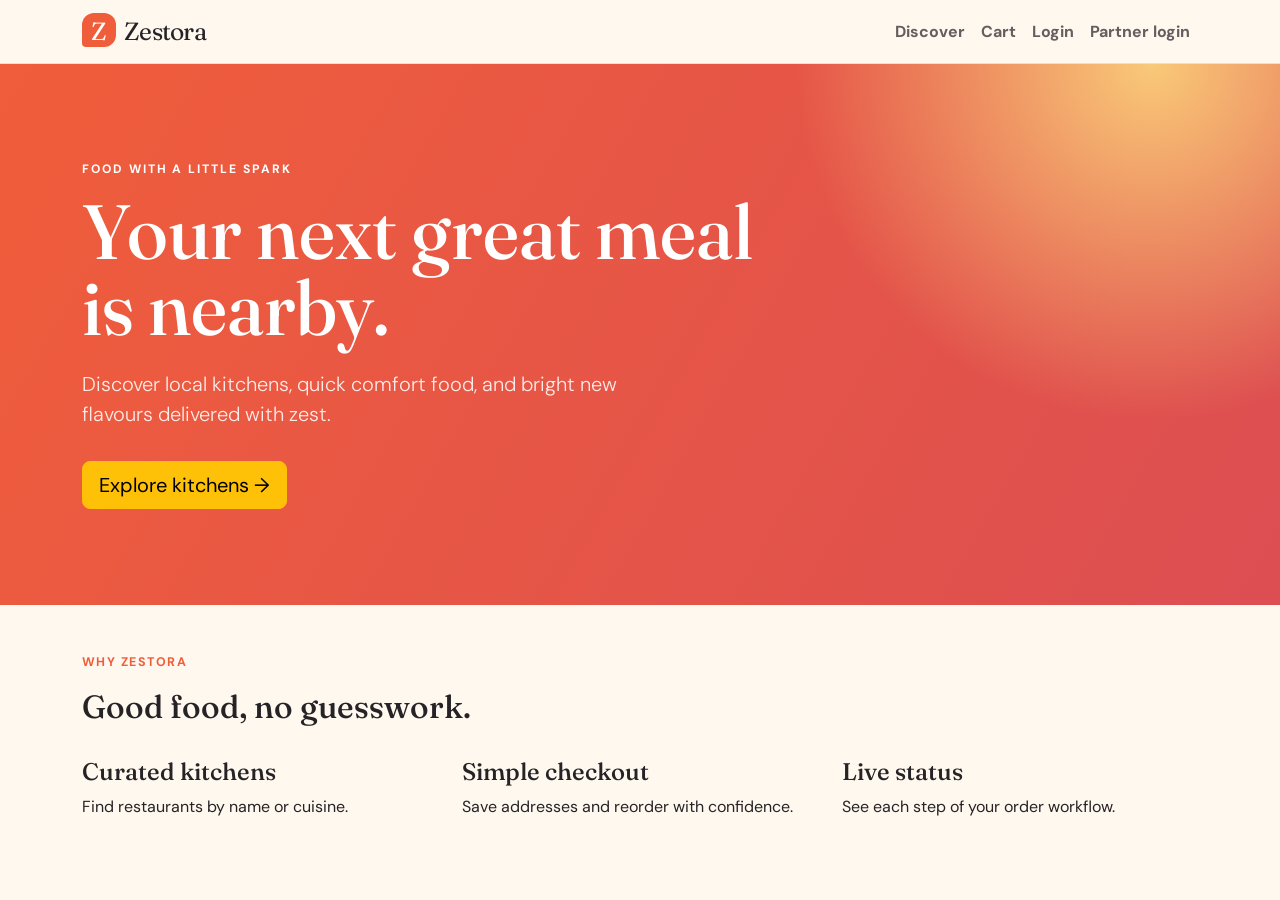
<file: frontend/index.html>
<!doctype html><html lang="en"><head><meta charset="utf-8"><meta name="viewport" content="width=device-width,initial-scale=1"><title>Zestora | Food with a little spark</title><link href="https://cdn.jsdelivr.net/npm/bootstrap@5.3.3/dist/css/bootstrap.min.css" rel="stylesheet"><link href="css/style.css" rel="stylesheet"></head><body><div id="nav"></div><main class="hero py-5"><div class="container py-5"><p class="eyebrow text-white">Food with a little spark</p><h1>Your next great meal is nearby.</h1><p class="lead mt-4">Discover local kitchens, quick comfort food, and bright new flavours delivered with zest.</p><a class="btn btn-warning btn-lg mt-3" href="restaurants.html">Explore kitchens →</a></div></main><section class="container py-5"><p class="section-kicker">Why Zestora</p><h2>Good food, no guesswork.</h2><div class="row g-4 mt-2"><div class="col-md-4"><h4>Curated kitchens</h4><p>Find restaurants by name or cuisine.</p></div><div class="col-md-4"><h4>Simple checkout</h4><p>Save addresses and reorder with confidence.</p></div><div class="col-md-4"><h4>Live status</h4><p>See each step of your order workflow.</p></div></div></section><script src="js/app.js"></script></body></html>
</file>
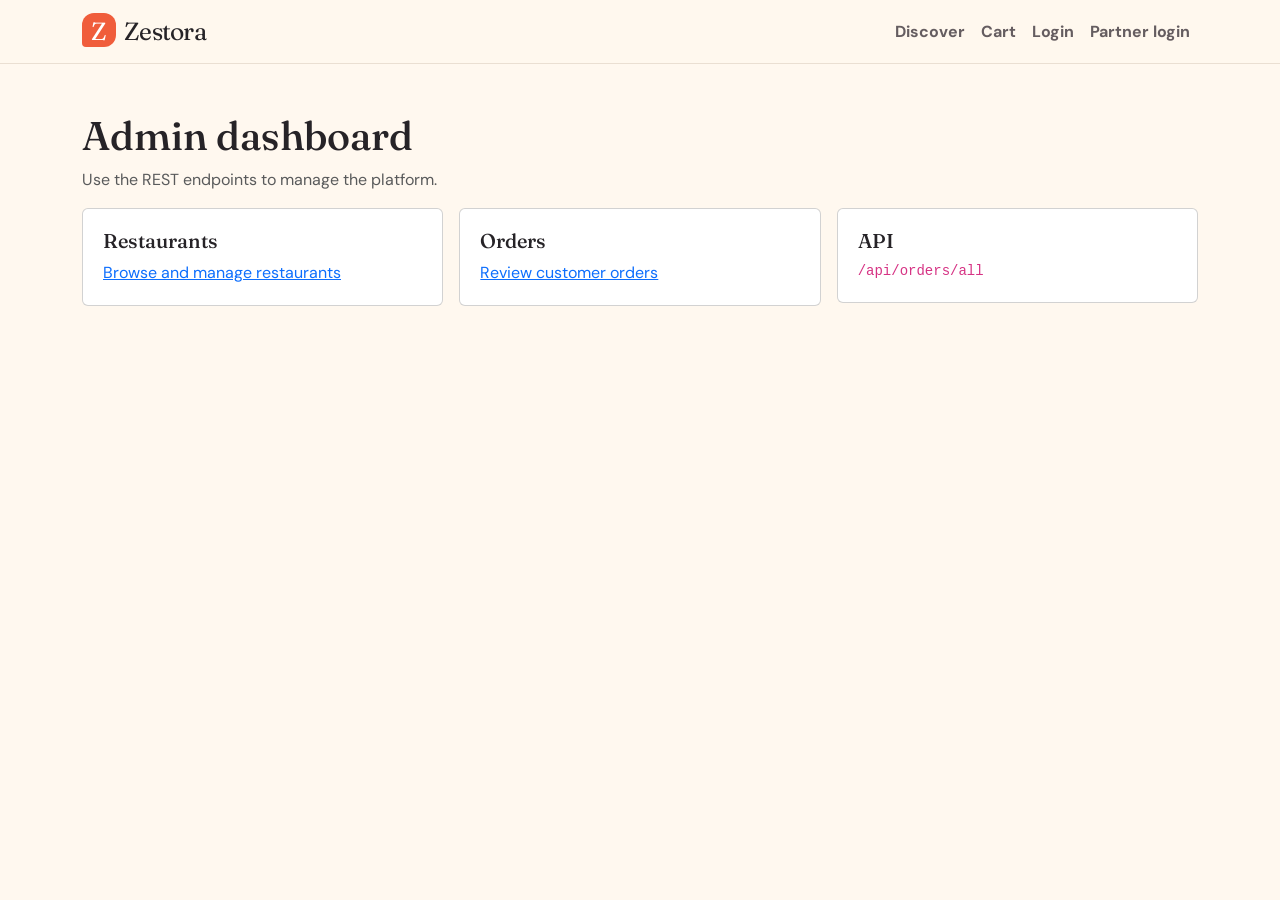
<file: frontend/admin.html>
<!doctype html><html lang="en"><head><meta charset="utf-8"><meta name="viewport" content="width=device-width,initial-scale=1"><title>Admin | Zestora</title><link href="https://cdn.jsdelivr.net/npm/bootstrap@5.3.3/dist/css/bootstrap.min.css" rel="stylesheet"><link href="css/style.css" rel="stylesheet"></head><body><div id="nav"></div><main class="container py-5"><h1>Admin dashboard</h1><p class="text-muted">Use the REST endpoints to manage the platform.</p><div class="row g-3"><div class="col-md-4"><div class="card card-body"><h5>Restaurants</h5><a href="restaurants.html">Browse and manage restaurants</a></div></div><div class="col-md-4"><div class="card card-body"><h5>Orders</h5><a href="orders.html">Review customer orders</a></div></div><div class="col-md-4"><div class="card card-body"><h5>API</h5><code>/api/orders/all</code></div></div></div></main><script src="js/app.js"></script></body></html>
</file>
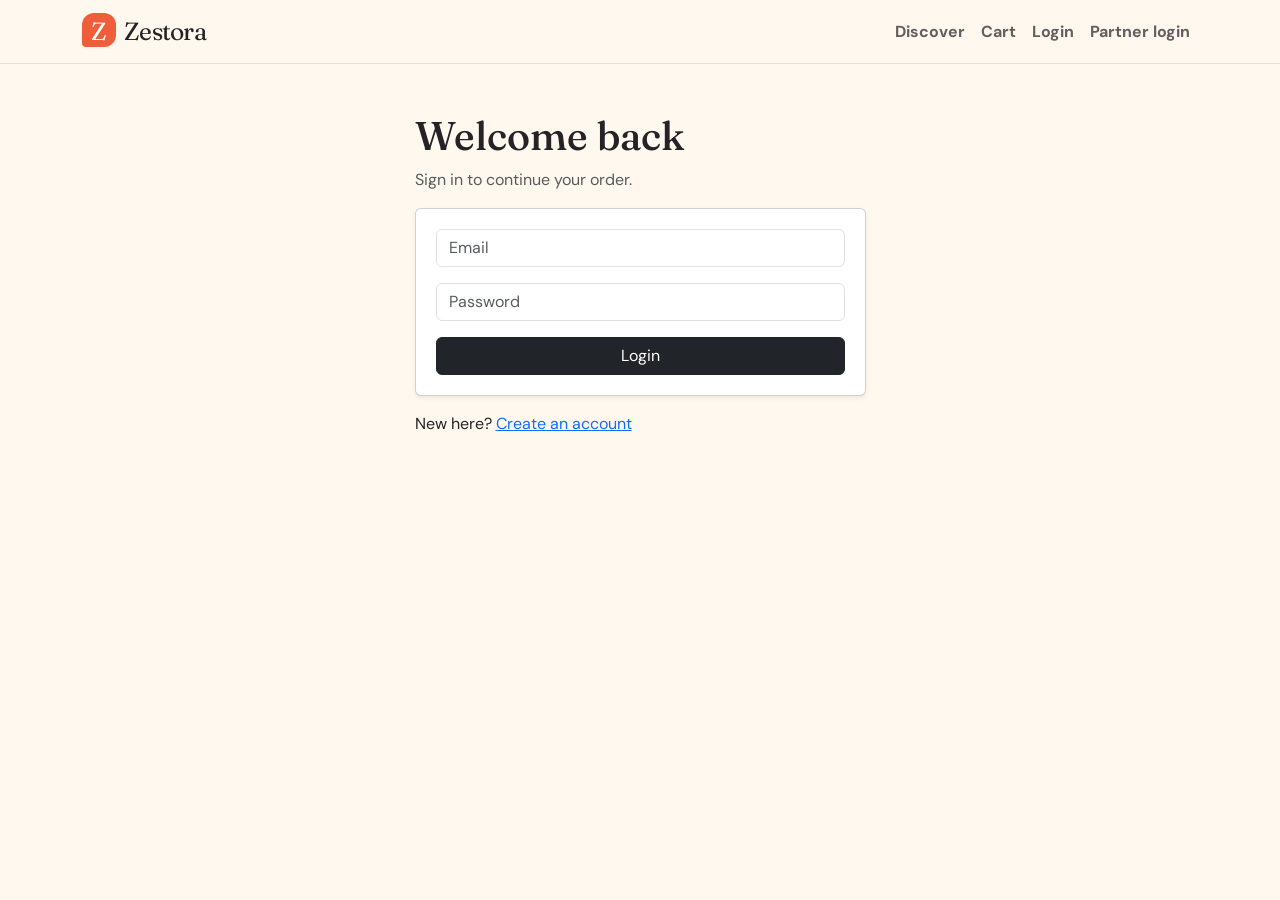
<file: frontend/cart.html>
<!doctype html><html lang="en"><head><meta charset="utf-8"><meta name="viewport" content="width=device-width,initial-scale=1"><title>Cart | Zestora</title><link href="https://cdn.jsdelivr.net/npm/bootstrap@5.3.3/dist/css/bootstrap.min.css" rel="stylesheet"><link href="css/style.css" rel="stylesheet"></head><body><div id="nav"></div><main class="container py-5"><h1>Your cart</h1><div id="error" class="alert alert-danger d-none"></div><div class="table-responsive"><table class="table align-middle bg-white"><thead><tr><th>Item</th><th>Price</th><th>Qty</th><th>Subtotal</th><th></th></tr></thead><tbody id="cart"></tbody></table></div><a href="checkout.html" class="btn btn-dark">Continue to checkout</a></main><script src="js/app.js"></script><script>document.addEventListener('DOMContentLoaded',loadCart)</script></body></html>
</file>
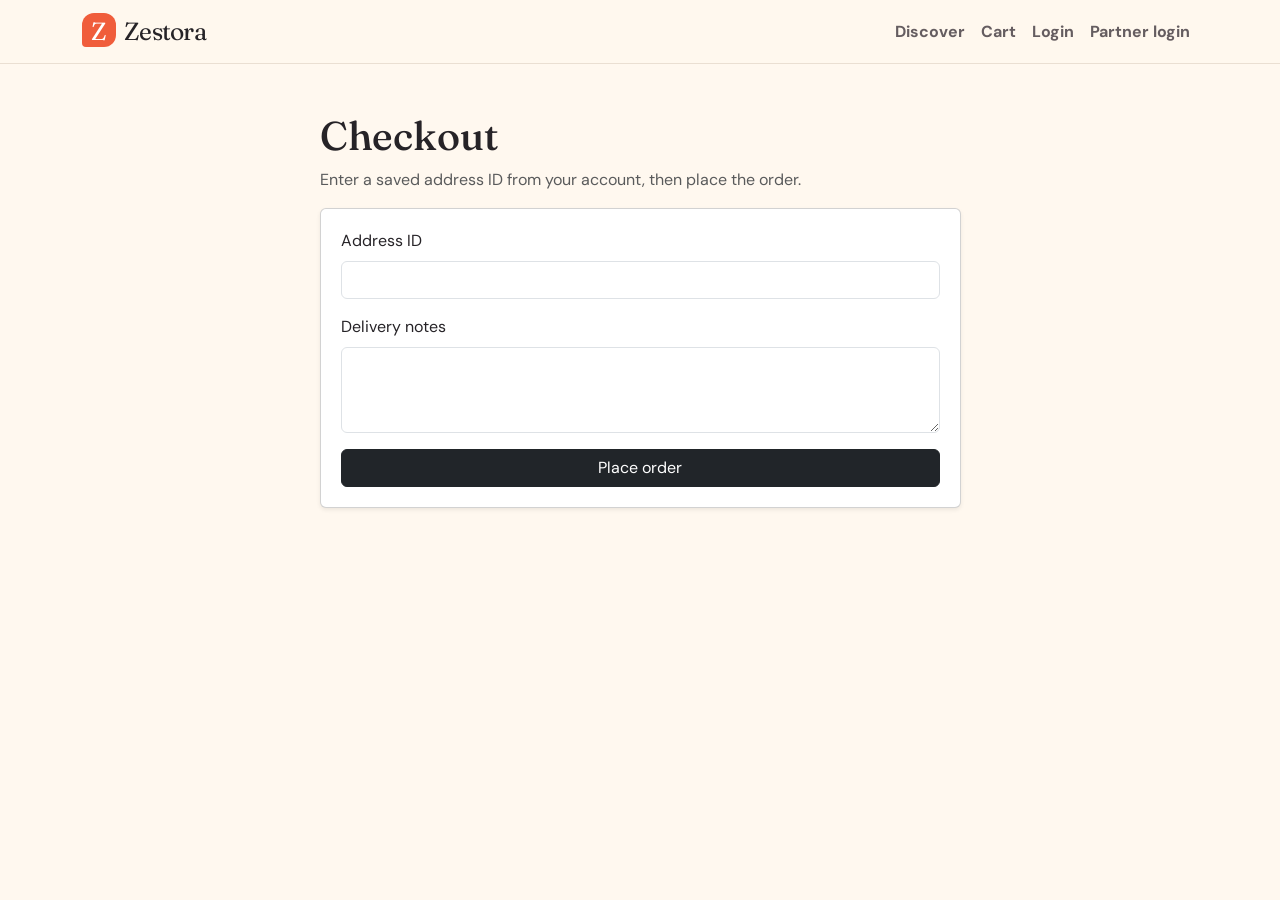
<file: frontend/checkout.html>
<!doctype html><html lang="en"><head><meta charset="utf-8"><meta name="viewport" content="width=device-width,initial-scale=1"><title>Checkout | Zestora</title><link href="https://cdn.jsdelivr.net/npm/bootstrap@5.3.3/dist/css/bootstrap.min.css" rel="stylesheet"><link href="css/style.css" rel="stylesheet"></head><body><div id="nav"></div><main class="container py-5"><div class="row justify-content-center"><div class="col-md-7"><h1>Checkout</h1><p class="text-muted">Enter a saved address ID from your account, then place the order.</p><div id="error" class="alert alert-danger d-none"></div><form onsubmit="placeOrder(event)" class="card card-body shadow-sm"><label class="form-label">Address ID</label><input class="form-control mb-3" name="addressId" type="number" min="1" required><label class="form-label">Delivery notes</label><textarea class="form-control mb-3" name="notes" rows="3"></textarea><button class="btn btn-dark">Place order</button></form></div></div></main><script src="js/app.js"></script></body></html>
</file>
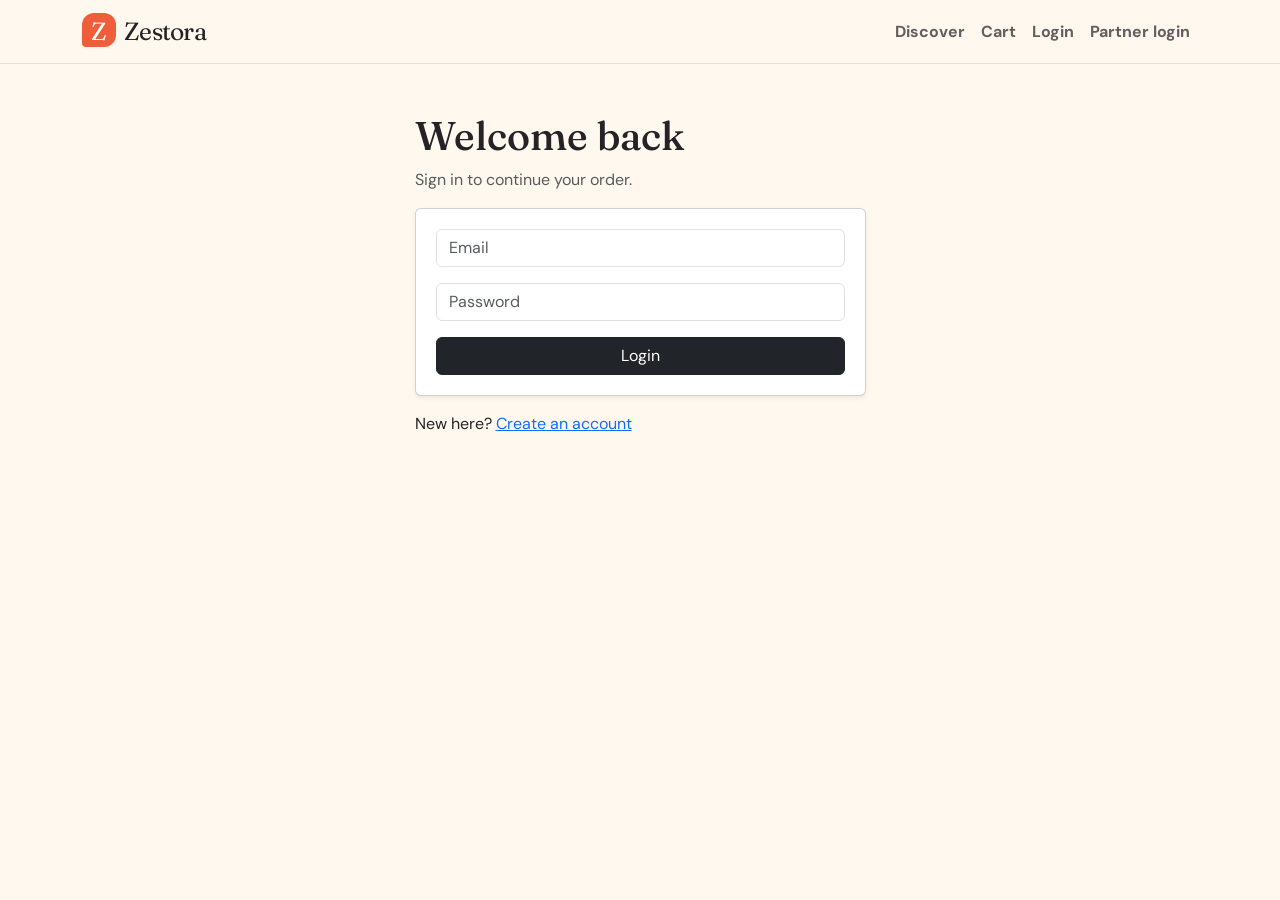
<file: frontend/login.html>
<!doctype html><html lang="en"><head><meta charset="utf-8"><meta name="viewport" content="width=device-width,initial-scale=1"><title>Login | Zestora</title><link href="https://cdn.jsdelivr.net/npm/bootstrap@5.3.3/dist/css/bootstrap.min.css" rel="stylesheet"><link href="css/style.css" rel="stylesheet"></head><body><div id="nav"></div><main class="page-wrap container py-5"><div class="row justify-content-center"><div class="col-md-6 col-lg-5"><h1>Welcome back</h1><p class="text-muted">Sign in to continue your order.</p><div id="error" class="alert alert-danger d-none"></div><form onsubmit="login(event)" class="card card-body shadow-sm"><input class="form-control mb-3" name="email" type="email" placeholder="Email" required><input class="form-control mb-3" name="password" type="password" placeholder="Password" required><button class="btn btn-dark">Login</button></form><p class="mt-3">New here? <a href="register.html">Create an account</a></p></div></div></main><script src="js/app.js"></script></body></html>
</file>
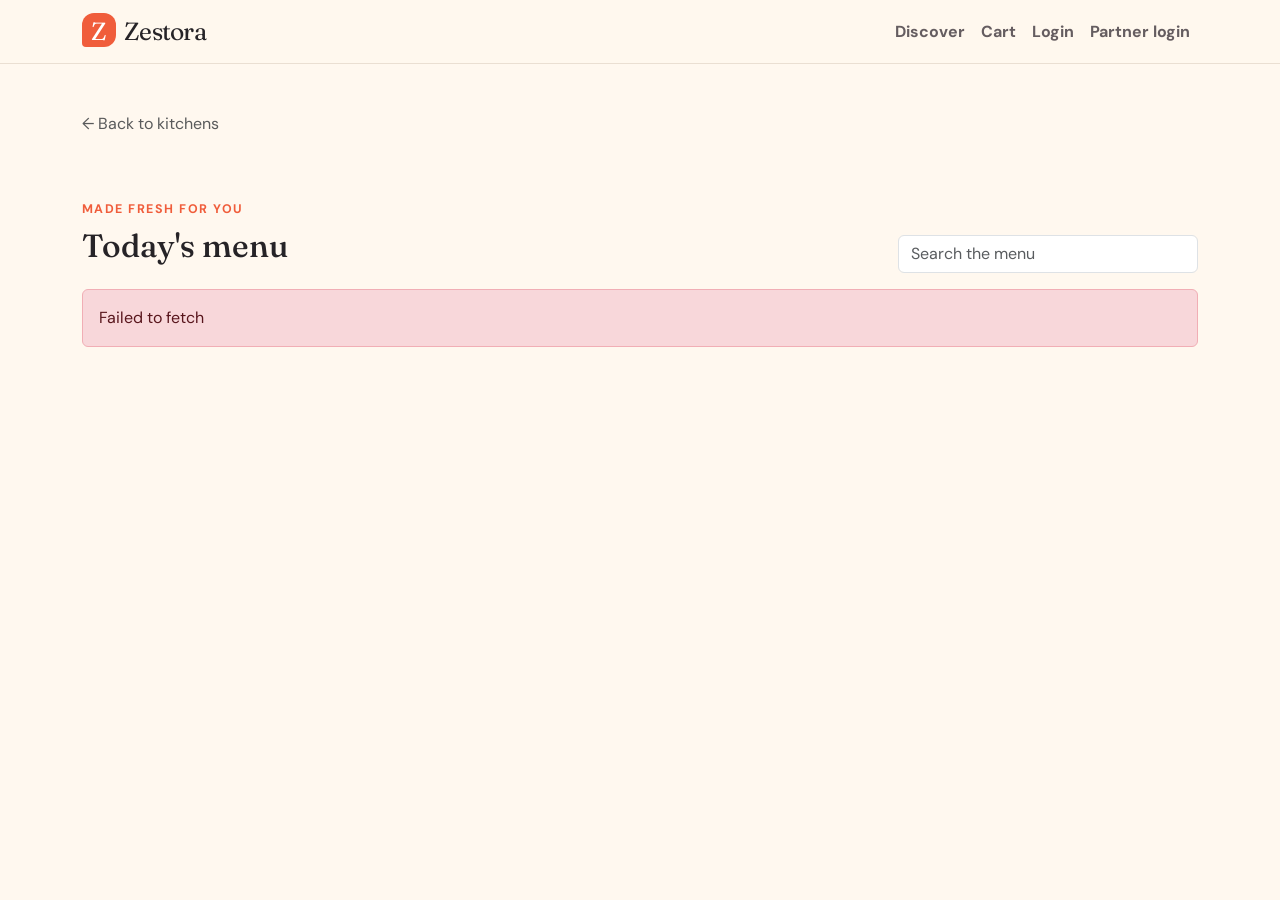
<file: frontend/menu.html>
<!doctype html><html lang="en"><head><meta charset="utf-8"><meta name="viewport" content="width=device-width,initial-scale=1"><title>Menu | Zestora</title><link href="https://cdn.jsdelivr.net/npm/bootstrap@5.3.3/dist/css/bootstrap.min.css" rel="stylesheet"><link href="css/style.css" rel="stylesheet"></head><body><div id="nav"></div><main class="container py-5"><a class="text-decoration-none text-muted" href="restaurants.html">← Back to kitchens</a><div id="menuHero" class="menu-hero row g-0 mt-3"></div><div class="d-flex flex-wrap justify-content-between align-items-end gap-3 mt-5"><div><p class="section-kicker mb-2">Made fresh for you</p><h2>Today's menu</h2></div><input id="foodSearch" class="form-control" style="max-width:300px" placeholder="Search the menu" oninput="filterMenu()"></div><div id="error" class="alert alert-danger d-none mt-3"></div><div id="menu" class="row g-4 mt-2 pb-5"></div></main><script src="js/app.js"></script><script>document.addEventListener('DOMContentLoaded',loadMenu)</script></body></html>
</file>
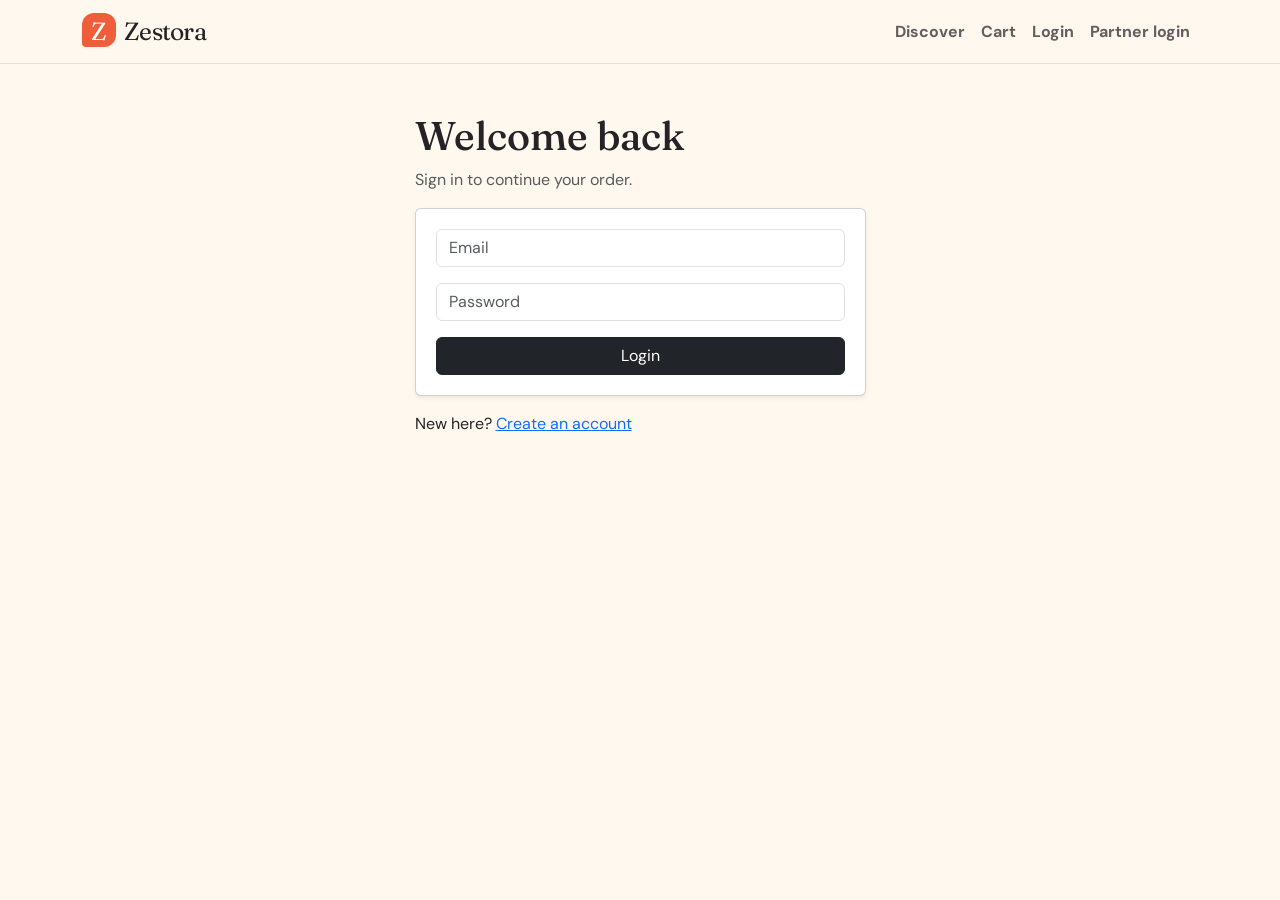
<file: frontend/orders.html>
<!doctype html><html lang="en"><head><meta charset="utf-8"><meta name="viewport" content="width=device-width,initial-scale=1"><title>Orders | Zestora</title><link href="https://cdn.jsdelivr.net/npm/bootstrap@5.3.3/dist/css/bootstrap.min.css" rel="stylesheet"><link href="css/style.css" rel="stylesheet"></head><body><div id="nav"></div><main class="container py-5"><h1>Order history</h1><div id="error" class="alert alert-danger d-none"></div><div id="orders" class="mt-4"></div></main><script src="js/app.js"></script><script>document.addEventListener('DOMContentLoaded',loadOrders)</script></body></html>
</file>
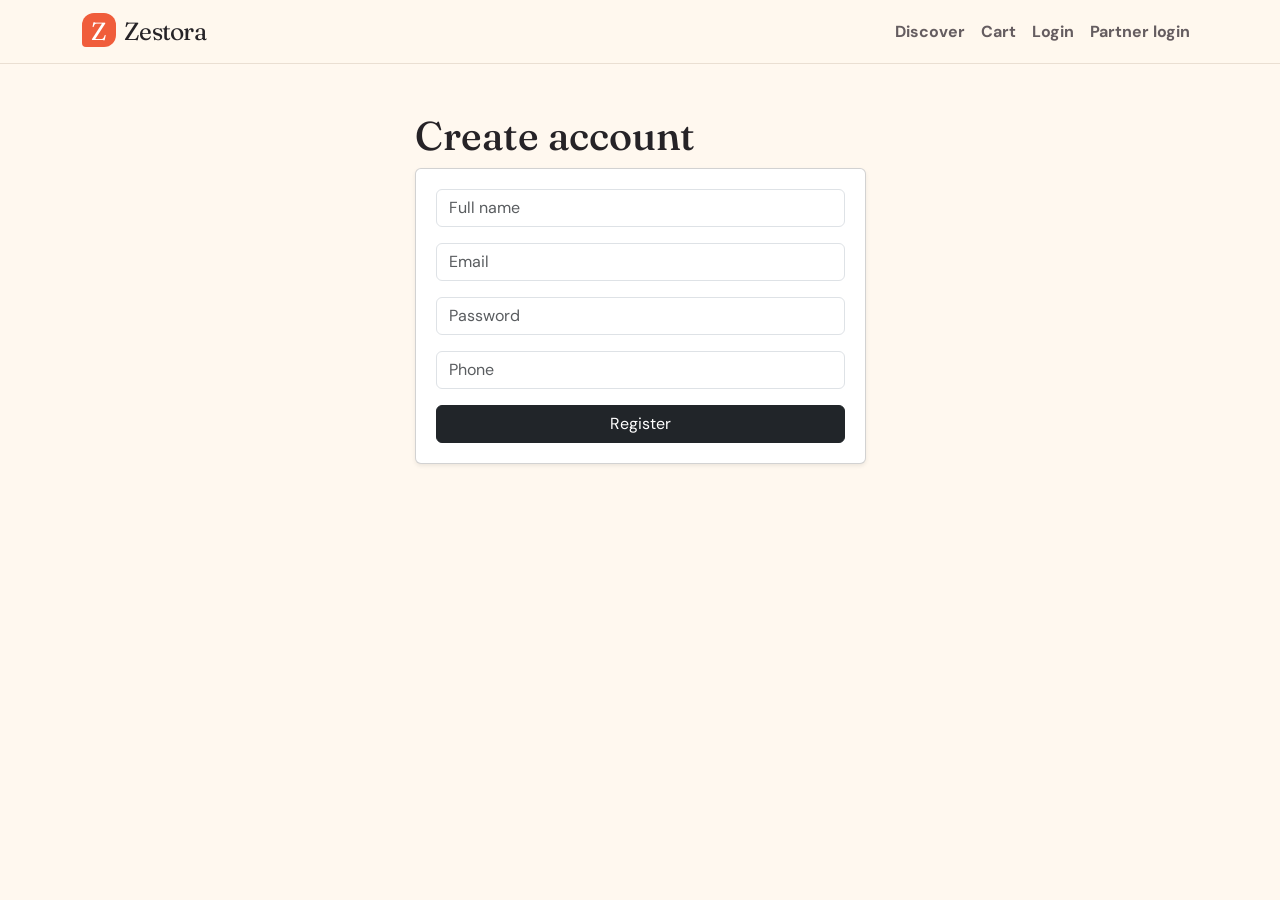
<file: frontend/register.html>
<!doctype html><html lang="en"><head><meta charset="utf-8"><meta name="viewport" content="width=device-width,initial-scale=1"><title>Register | Zestora</title><link href="https://cdn.jsdelivr.net/npm/bootstrap@5.3.3/dist/css/bootstrap.min.css" rel="stylesheet"><link href="css/style.css" rel="stylesheet"></head><body><div id="nav"></div><main class="page-wrap container py-5"><div class="row justify-content-center"><div class="col-md-6 col-lg-5"><h1>Create account</h1><div id="error" class="alert alert-danger d-none"></div><form onsubmit="register(event)" class="card card-body shadow-sm"><input class="form-control mb-3" name="fullName" placeholder="Full name" required><input class="form-control mb-3" name="email" type="email" placeholder="Email" required><input class="form-control mb-3" name="password" type="password" minlength="6" placeholder="Password" required><input class="form-control mb-3" name="phone" placeholder="Phone"><button class="btn btn-dark">Register</button></form></div></div></main><script src="js/app.js"></script></body></html>
</file>
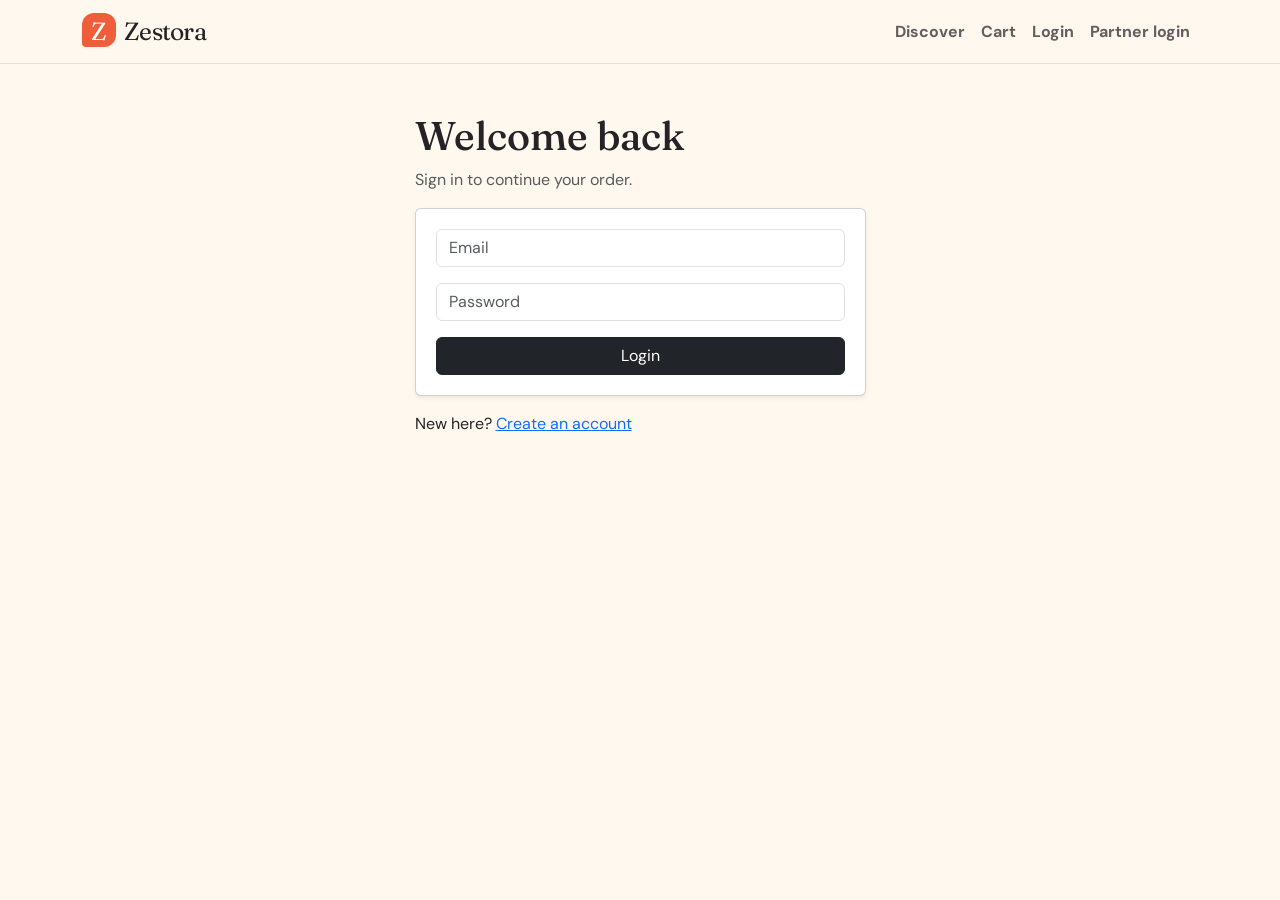
<file: frontend/restaurant-dashboard.html>
<!doctype html><html lang="en"><head><meta charset="utf-8"><meta name="viewport" content="width=device-width,initial-scale=1"><title>Restaurant dashboard | Zestora</title><link href="https://cdn.jsdelivr.net/npm/bootstrap@5.3.3/dist/css/bootstrap.min.css" rel="stylesheet"><link href="css/style.css" rel="stylesheet"></head><body><div id="nav"></div><main class="container py-5"><div class="d-flex justify-content-between align-items-end gap-3 flex-wrap"><div><p class="section-kicker">Partner workspace</p><h1 id="ownerTitle">Your restaurant</h1><p class="text-muted">Manage your menu from one calm, focused view.</p></div><a href="restaurants.html" class="btn btn-outline-zest">View public listing</a></div><div id="error" class="alert alert-danger d-none"></div><div id="restaurantDetails" class="menu-hero row g-0 mt-4"></div><section class="mt-5"><div class="d-flex justify-content-between align-items-center"><h2>Menu items</h2><button class="btn btn-zest" data-bs-toggle="collapse" data-bs-target="#foodForm">Add food item +</button></div><form id="foodForm" class="collapse card card-body mt-3" onsubmit="saveFood(event)"><div class="row g-3"><div class="col-md-6"><label class="form-label">Food name</label><input class="form-control" name="name" required></div><div class="col-md-3"><label class="form-label">Price (₹)</label><input class="form-control" name="price" type="number" min="0" step="0.01" required></div><div class="col-md-3"><label class="form-label">Category</label><select class="form-select" name="categoryId" id="categoryId" required></select></div><div class="col-12"><label class="form-label">Description</label><textarea class="form-control" name="description" rows="2"></textarea></div><div class="col-md-8"><label class="form-label">Food image URL</label><input class="form-control" name="imageUrl" type="url"></div><div class="col-md-4 d-flex align-items-end"><div class="form-check"><input class="form-check-input" name="available" type="checkbox" checked><label class="form-check-label">Available now</label></div></div></div><button class="btn btn-zest mt-3">Save food item</button></form><div id="ownerMenu" class="row g-4 mt-2"></div></section></main><script src="https://cdn.jsdelivr.net/npm/bootstrap@5.3.3/dist/js/bootstrap.bundle.min.js"></script><script src="js/app.js"></script><script>document.addEventListener('DOMContentLoaded',loadOwnerDashboard)</script></body></html>
</file>
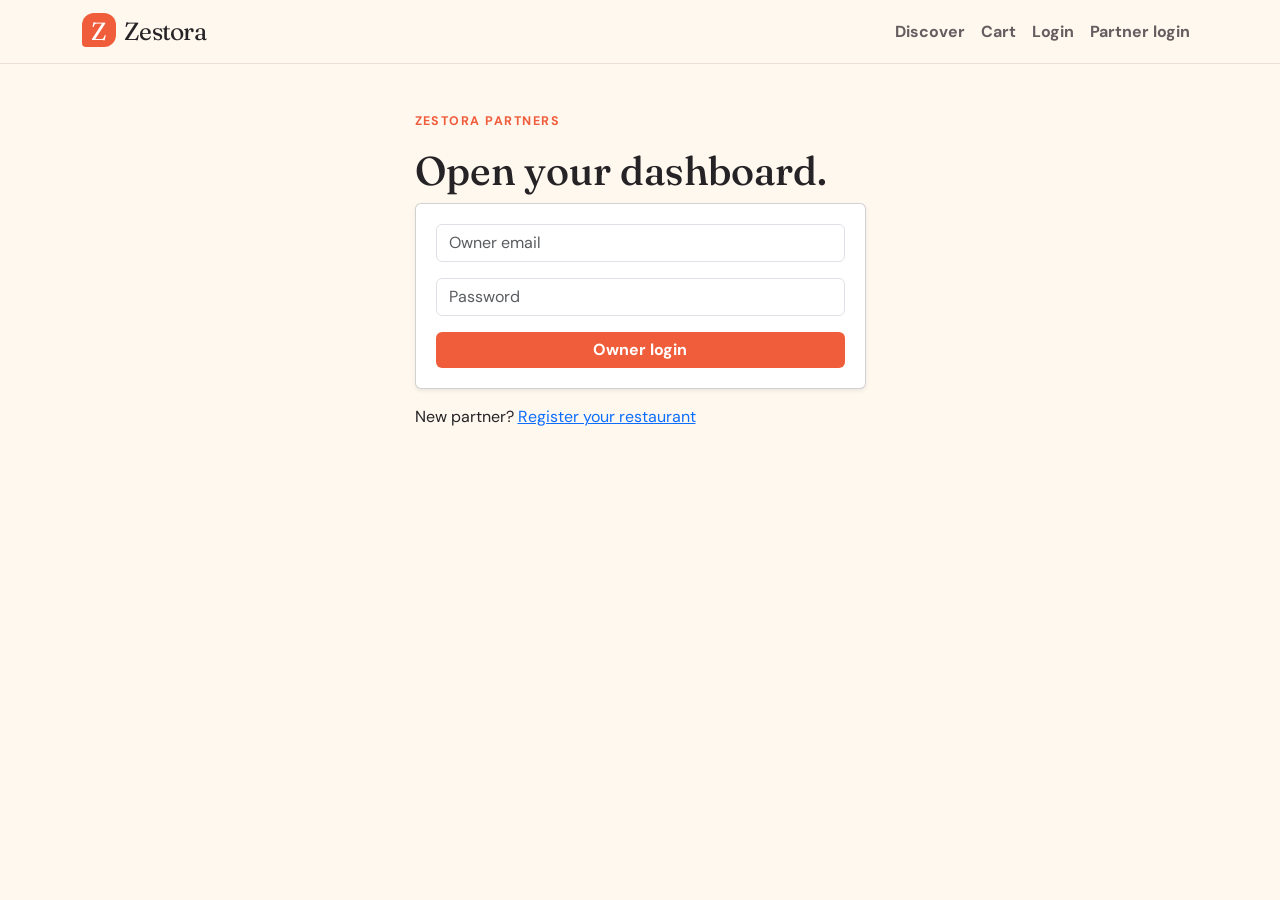
<file: frontend/restaurant-login.html>
<!doctype html><html lang="en"><head><meta charset="utf-8"><meta name="viewport" content="width=device-width,initial-scale=1"><title>Owner login | Zestora</title><link href="https://cdn.jsdelivr.net/npm/bootstrap@5.3.3/dist/css/bootstrap.min.css" rel="stylesheet"><link href="css/style.css" rel="stylesheet"></head><body><div id="nav"></div><main class="page-wrap container py-5"><div class="row justify-content-center"><div class="col-md-6 col-lg-5"><p class="section-kicker">Zestora partners</p><h1>Open your dashboard.</h1><div id="error" class="alert alert-danger d-none"></div><form onsubmit="ownerLogin(event)" class="card card-body shadow-sm"><input class="form-control mb-3" name="email" type="email" placeholder="Owner email" required><input class="form-control mb-3" name="password" type="password" placeholder="Password" required><button class="btn btn-zest">Owner login</button></form><p class="mt-3">New partner? <a href="restaurant-register.html">Register your restaurant</a></p></div></div></main><script src="js/app.js"></script></body></html>
</file>
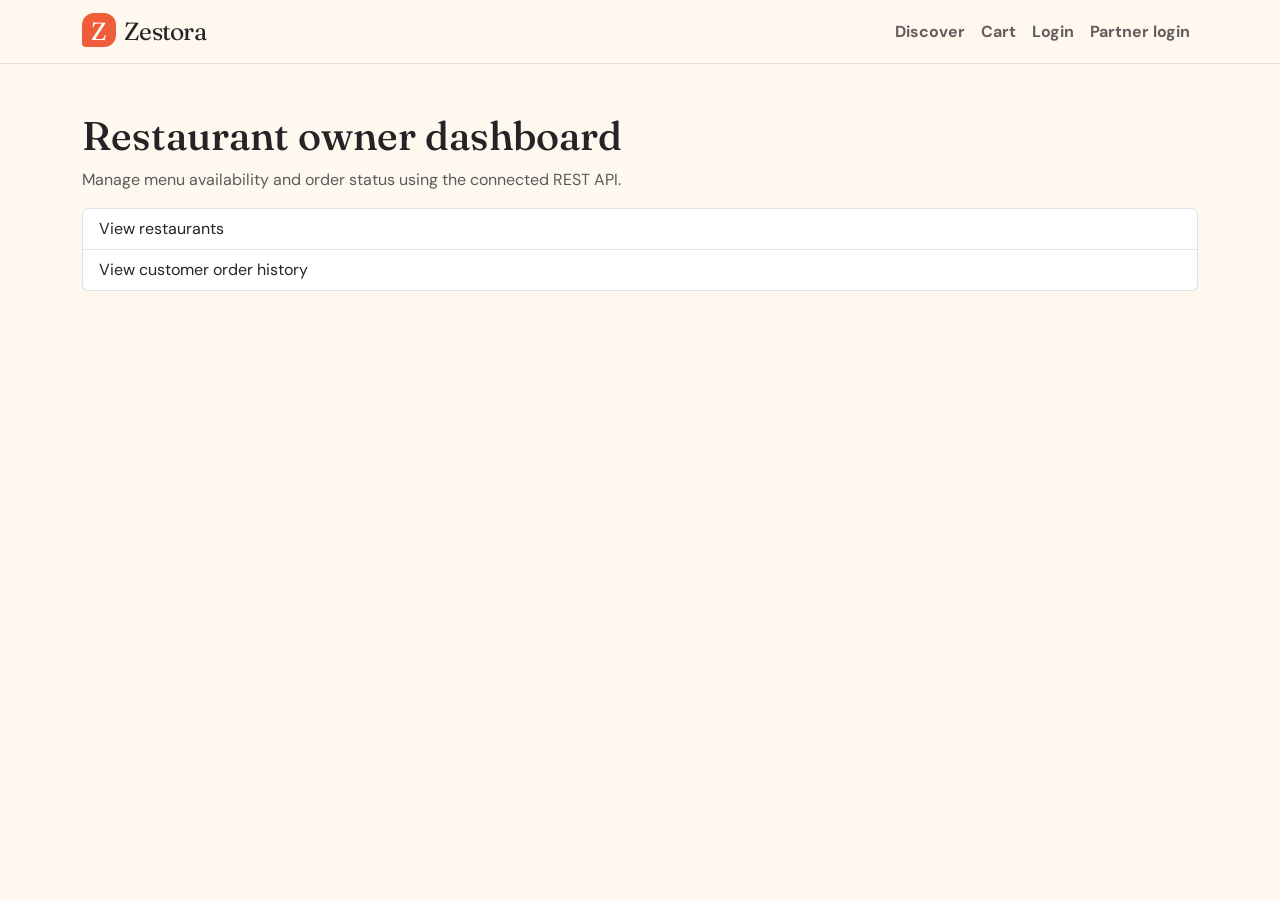
<file: frontend/restaurant-owner.html>
<!doctype html><html lang="en"><head><meta charset="utf-8"><meta name="viewport" content="width=device-width,initial-scale=1"><title>Owner | Zestora</title><link href="https://cdn.jsdelivr.net/npm/bootstrap@5.3.3/dist/css/bootstrap.min.css" rel="stylesheet"><link href="css/style.css" rel="stylesheet"></head><body><div id="nav"></div><main class="container py-5"><h1>Restaurant owner dashboard</h1><p class="text-muted">Manage menu availability and order status using the connected REST API.</p><div class="list-group"><a class="list-group-item list-group-item-action" href="restaurants.html">View restaurants</a><a class="list-group-item list-group-item-action" href="orders.html">View customer order history</a></div></main><script src="js/app.js"></script></body></html>
</file>
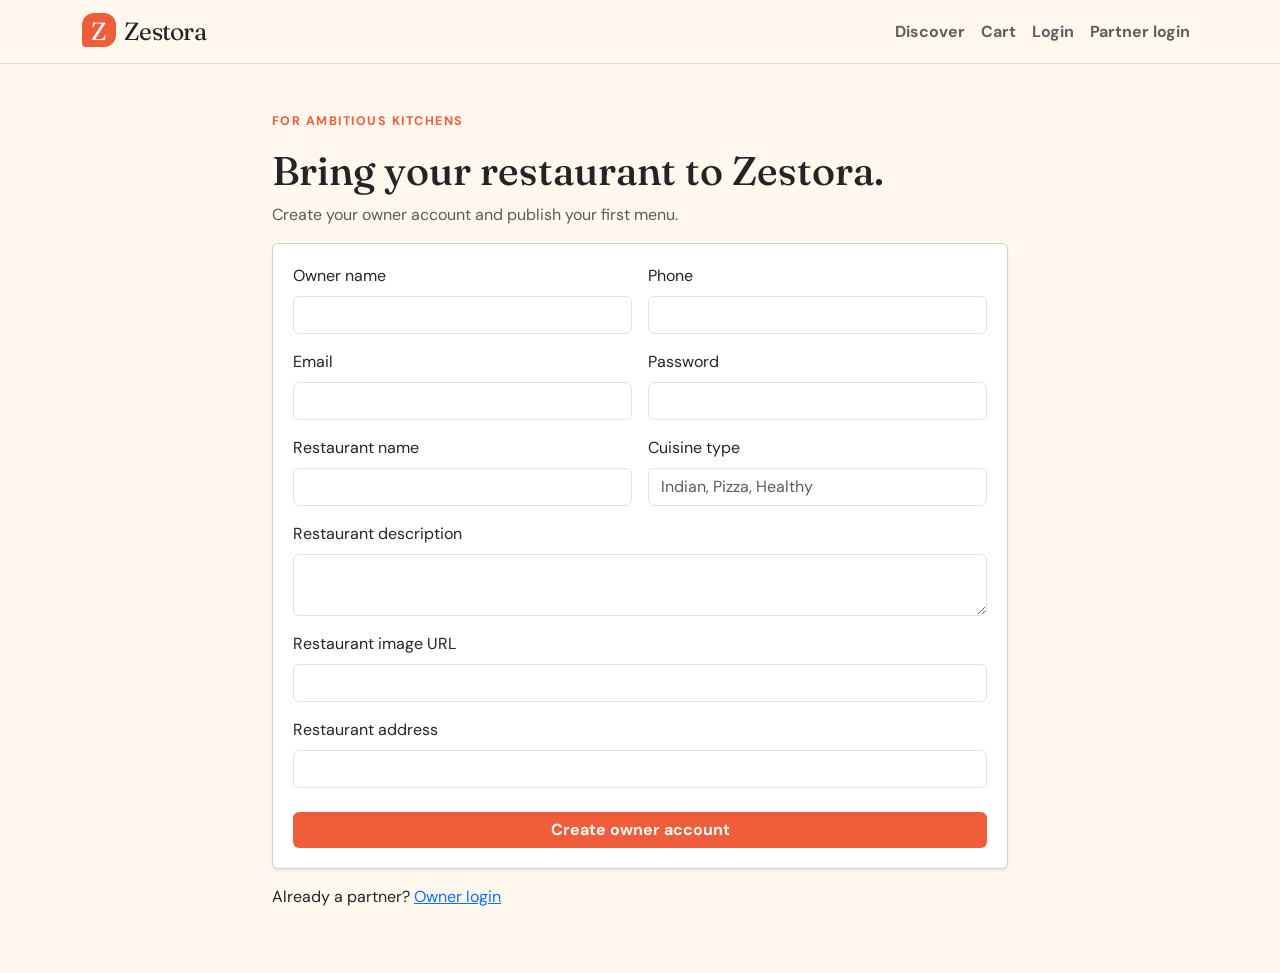
<file: frontend/restaurant-register.html>
<!doctype html><html lang="en"><head><meta charset="utf-8"><meta name="viewport" content="width=device-width,initial-scale=1"><title>Partner with Zestora</title><link href="https://cdn.jsdelivr.net/npm/bootstrap@5.3.3/dist/css/bootstrap.min.css" rel="stylesheet"><link href="css/style.css" rel="stylesheet"></head><body><div id="nav"></div><main class="page-wrap container py-5"><div class="row justify-content-center"><div class="col-lg-8"><p class="section-kicker">For ambitious kitchens</p><h1>Bring your restaurant to Zestora.</h1><p class="text-muted">Create your owner account and publish your first menu.</p><div id="error" class="alert alert-danger d-none"></div><form onsubmit="registerOwner(event)" class="card card-body shadow-sm"><div class="row g-3"><div class="col-md-6"><label class="form-label">Owner name</label><input class="form-control" name="ownerName" required></div><div class="col-md-6"><label class="form-label">Phone</label><input class="form-control" name="phone" required></div><div class="col-md-6"><label class="form-label">Email</label><input class="form-control" name="email" type="email" required></div><div class="col-md-6"><label class="form-label">Password</label><input class="form-control" name="password" type="password" minlength="8" required></div><div class="col-md-6"><label class="form-label">Restaurant name</label><input class="form-control" name="restaurantName" required></div><div class="col-md-6"><label class="form-label">Cuisine type</label><input class="form-control" name="cuisineType" placeholder="Indian, Pizza, Healthy" required></div><div class="col-12"><label class="form-label">Restaurant description</label><textarea class="form-control" name="restaurantDescription" rows="2"></textarea></div><div class="col-12"><label class="form-label">Restaurant image URL</label><input class="form-control" name="restaurantImage" type="url"></div><div class="col-12"><label class="form-label">Restaurant address</label><input class="form-control" name="address" required></div></div><button class="btn btn-zest mt-4">Create owner account</button></form><p class="mt-3">Already a partner? <a href="restaurant-login.html">Owner login</a></p></div></div></main><script src="js/app.js"></script></body></html>
</file>
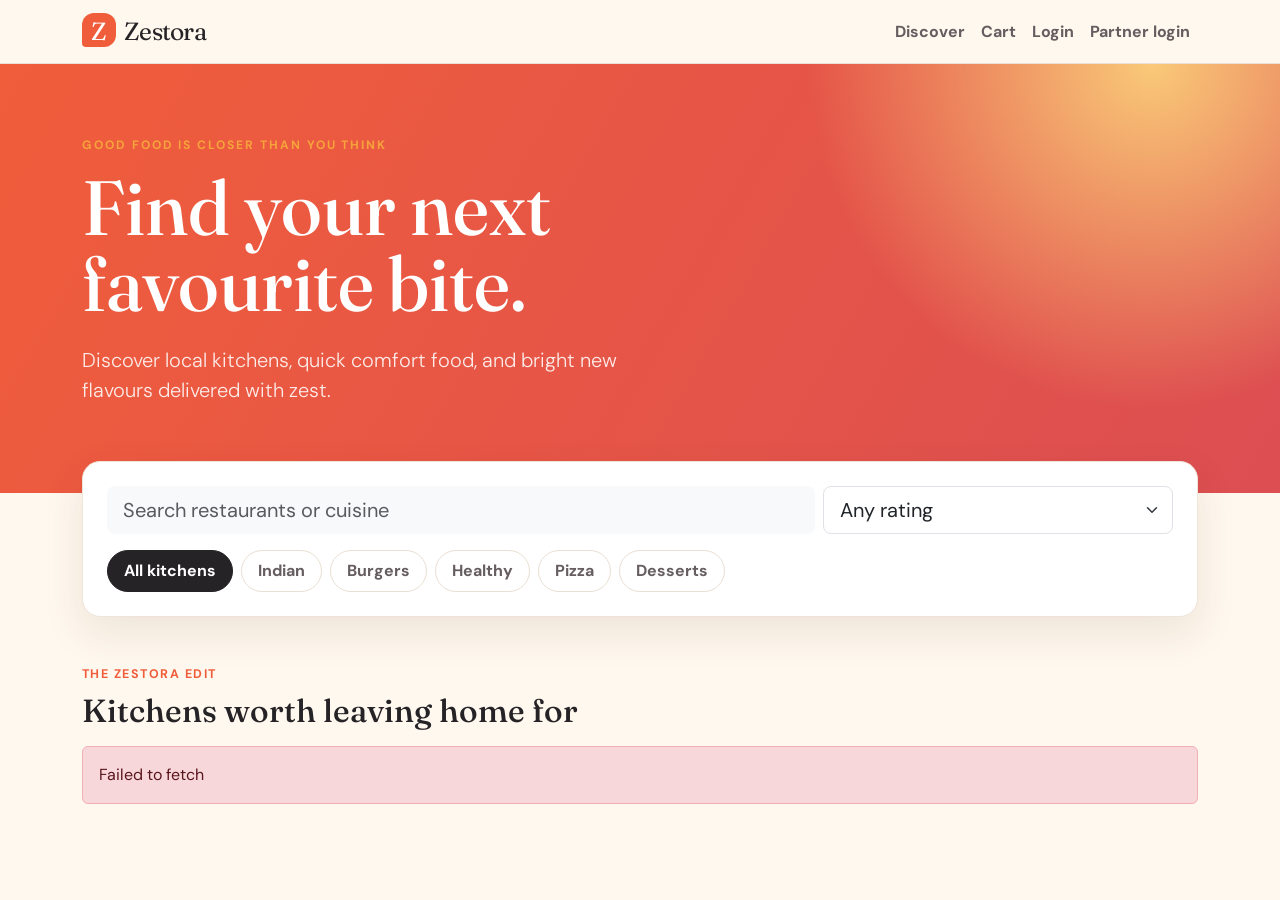
<file: frontend/restaurants.html>
<!doctype html><html lang="en"><head><meta charset="utf-8"><meta name="viewport" content="width=device-width,initial-scale=1"><title>Restaurants | Zestora</title><link href="https://cdn.jsdelivr.net/npm/bootstrap@5.3.3/dist/css/bootstrap.min.css" rel="stylesheet"><link href="css/style.css" rel="stylesheet"></head><body><div id="nav"></div><main><section class="hero py-5"><div class="container py-4"><p class="eyebrow">Good food is closer than you think</p><h1>Find your next favourite bite.</h1><p class="lead mt-4">Discover local kitchens, quick comfort food, and bright new flavours delivered with zest.</p></div></section><div class="container"><div class="search-panel p-3 p-md-4"><div class="row g-2"><div class="col-md-8"><input id="search" class="form-control form-control-lg border-0 bg-light" placeholder="Search restaurants or cuisine" oninput="loadRestaurants()"></div><div class="col-md-4"><select id="ratingFilter" class="form-select form-select-lg" onchange="loadRestaurants()"><option value="">Any rating</option><option value="4.5">4.5+ rated</option><option value="4.7">4.7+ rated</option></select></div></div><div class="d-flex flex-wrap gap-2 mt-3"><button class="category-chip active px-3 py-2" onclick="setCuisine('', this)">All kitchens</button><button class="category-chip px-3 py-2" onclick="setCuisine('Indian', this)">Indian</button><button class="category-chip px-3 py-2" onclick="setCuisine('Burgers', this)">Burgers</button><button class="category-chip px-3 py-2" onclick="setCuisine('Healthy', this)">Healthy</button><button class="category-chip px-3 py-2" onclick="setCuisine('Pizza', this)">Pizza</button><button class="category-chip px-3 py-2" onclick="setCuisine('Desserts', this)">Desserts</button></div></div><div class="d-flex justify-content-between align-items-end mt-5"><div><p class="section-kicker mb-2">The Zestora edit</p><h2 class="mb-0">Kitchens worth leaving home for</h2></div><span id="resultCount" class="text-muted small"></span></div><div id="error" class="alert alert-danger d-none mt-3"></div><div id="restaurants" class="row g-4 mt-2 pb-5"></div></div></main><script src="js/app.js"></script><script>document.addEventListener('DOMContentLoaded',loadRestaurants)</script></body></html>
</file>
<file: frontend/css/style.css>
@import url('https://fonts.googleapis.com/css2?family=DM+Sans:wght@400;500;700&family=Fraunces:opsz,wght@9..144,700&display=swap');
:root { --zest-coral: #f05d3b; --zest-orange: #f7a33b; --zest-ink: #262327; --zest-cream: #fff8ef; --zest-mint: #dcefe3; --zest-lilac: #eee4f5; }
* { box-sizing: border-box; }
body { background: var(--zest-cream); color: var(--zest-ink); font-family: 'DM Sans', sans-serif; }
h1, h2, h3, h4, h5 { font-family: 'Fraunces', Georgia, serif; }
.navbar { background: rgba(255,248,239,.94) !important; border-bottom: 1px solid #eadfD2; }
.navbar-brand { color: var(--zest-ink) !important; font-family: 'Fraunces', Georgia, serif; font-size: 1.55rem; letter-spacing: -.03em; }
.brand-mark { display: inline-grid; place-items: center; width: 34px; height: 34px; margin-right: 8px; border-radius: 12px 12px 12px 4px; background: var(--zest-coral); color: white; font-family: 'Fraunces', Georgia, serif; }
.nav-link { color: #655d60 !important; font-weight: 700; }
.nav-link:hover { color: var(--zest-coral) !important; }
.hero { background: radial-gradient(circle at 90% 0%, #f9c978 0, transparent 28%), linear-gradient(120deg, #f05d3b, #dc4e52); color: white; overflow: hidden; }
.hero h1 { max-width: 720px; font-size: clamp(2.8rem, 6vw, 5.6rem); line-height: .98; }
.hero .lead { max-width: 560px; color: rgba(255,255,255,.88); }
.eyebrow { color: var(--zest-orange); font-size: .76rem; font-weight: 700; letter-spacing: .16em; text-transform: uppercase; }
.section-kicker { color: var(--zest-coral); font-size: .78rem; font-weight: 700; letter-spacing: .12em; text-transform: uppercase; }
.search-panel { margin-top: -32px; position: relative; background: white; border: 1px solid #f0e4d8; border-radius: 18px; box-shadow: 0 16px 40px rgba(75,45,24,.1); }
.category-chip { border: 1px solid #eadfd4; border-radius: 999px; background: white; color: #655d60; font-weight: 700; }
.category-chip.active, .category-chip:hover { background: var(--zest-ink); border-color: var(--zest-ink); color: white; }
.restaurant-card, .food-card { border: 1px solid #f0e4d8; border-radius: 18px; overflow: hidden; background: white; transition: transform .2s, box-shadow .2s; }
.restaurant-card:hover, .food-card:hover { transform: translateY(-5px); box-shadow: 0 18px 38px rgba(75,45,24,.14); }
.restaurant-image, .food-image { width: 100%; height: 190px; object-fit: cover; }
.food-image { height: 170px; }
.card-body { padding: 1.25rem; }
.rating { color: #c26b15; font-weight: 700; }
.price { color: var(--zest-coral); font-weight: 700; }
.offer-badge { background: var(--zest-lilac); color: #724d82; }
.veg-badge { background: var(--zest-mint); color: #28704d; }
.btn-zest { border: 0; background: var(--zest-coral); color: white; font-weight: 700; }
.btn-zest:hover { background: #d94c31; color: white; }
.btn-outline-zest { border-color: var(--zest-coral); color: var(--zest-coral); font-weight: 700; }
.btn-outline-zest:hover { background: var(--zest-coral); color: white; }
.menu-hero { border-radius: 22px; overflow: hidden; background: var(--zest-ink); color: white; }
.menu-hero img { width: 100%; height: 270px; object-fit: cover; opacity: .82; }
.menu-hero-copy { padding: 2rem; }
.empty-state { border: 1px dashed #dbcfc3; border-radius: 18px; color: #746a6b; }
.status { text-transform: uppercase; font-size: .75rem; letter-spacing: .04em; }
.page-wrap { min-height: calc(100vh - 120px); }
@media (max-width: 576px) { .hero { padding-top: 2rem !important; padding-bottom: 4rem !important; } .search-panel { margin-top: -20px; } .menu-hero img { height: 190px; } }
</file>
